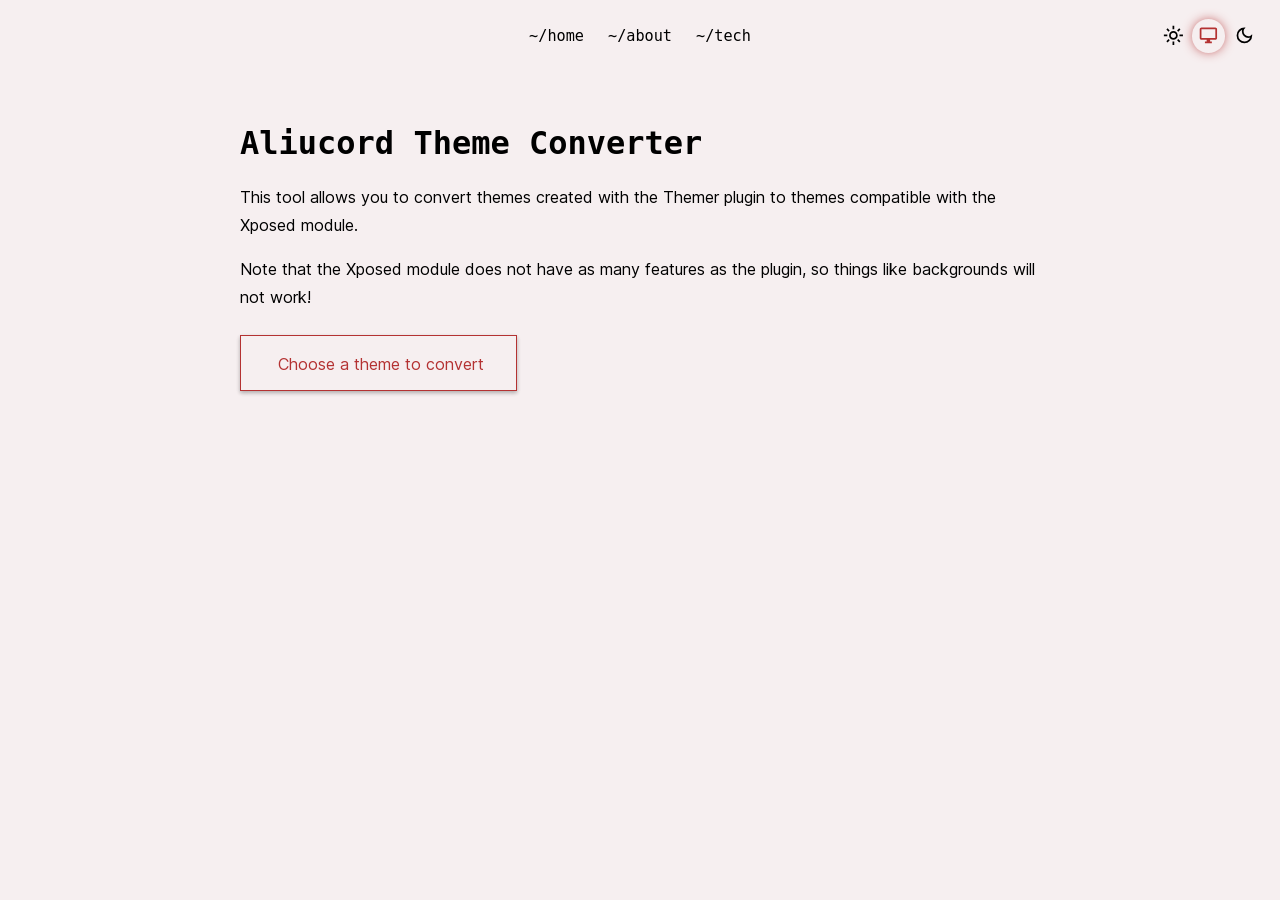
<file: convert/index.html>
<!doctype html><!-- this is just a random page to convert Aliucord themes -->
<html lang="en">
  <head>
    <meta charset="UTF-8" />
    <meta name="viewport" content="width=device-width, initial-scale=1.0" />
    <link rel="icon" href="https://cdn.discordapp.com/embed/avatars/0.png" />
    <title>Aliucord Theme Converter</title>
    <meta
      name="description"
      content="A tool that allows you to convert Aliucord Themer themes to Xposed Themer compatible themes"
    />
    <meta name="author" content="scarloser" />
    <meta name="theme-color" content="#dd7878" />
    <meta name="og:type" content="website" />
    <meta name="og:title" content="Aliucord Theme Converter" />
    <meta
      name="og:description"
      content="A tool that allows you to convert Aliucord Themer themes to Xposed Themer compatible themes"
    />
    <meta name="og:url" content="https://scarloser.org/convert/" />
    <meta name="og:image" content="https://cdn.discordapp.com/embed/avatars/0.png" />
    <meta name="darkreader-lock" />
    <link
      rel="preload"
      href="/fonts/Inter.var-subset.woff2"
      as="font"
      type="font/woff2"
      crossorigin
    />
    <link rel="stylesheet" href="/_astro/about.BMKeMebU.css" />
    <style>
      label[data-astro-cid-s4vypwdx] {
        display: inline-block;
        margin-top: 0.5em;
        padding: 1em 2em;
        cursor: pointer;
        background-color: var(--background-color);
        color: var(--accent);
        border: 1px solid var(--accent);
        transition:
          0.2s ease,
          0.2s ease;
        transition-property: background-color, color, box-shadow;
        box-shadow:
          0 2px 4px #0000001a,
          0 2px 4px #0003;
      }
      label[data-astro-cid-s4vypwdx]:hover,
      label[data-astro-cid-s4vypwdx]:focus,
      label[data-astro-cid-s4vypwdx]:focus-within {
        background-color: var(--accent);
        color: var(--surface);
        box-shadow:
          0 8px 15px #00000040,
          0 6px 6px #00000038;
      }
      input[data-astro-cid-s4vypwdx] {
        width: 0;
        height: 0;
      }
    </style>
    <link rel="stylesheet" href="/css/site.css" />
  </head>
  <body>
    <header>
      <nav data-astro-cid-ymhdp2rl>
        <div id="btns" data-astro-cid-ymhdp2rl>
          <ul data-astro-cid-ymhdp2rl>
            <li class="focus-ring-parent" data-astro-cid-ymhdp2rl>
              <a
                class="svelte-96nnl8 path-link"
                href="/"
                data-astro-cid-ymhdp2rl="true"
                title="Home"
                >~/home</a
              >
            </li>
            <li class="focus-ring-parent" data-astro-cid-ymhdp2rl>
              <a
                class="svelte-96nnl8 path-link"
                href="/about"
                data-astro-cid-ymhdp2rl="true"
                title="About"
                >~/about</a
              >
            </li>
            <li class="focus-ring-parent" data-astro-cid-ymhdp2rl>
              <a
                class="svelte-96nnl8 path-link"
                href="/tech"
                data-astro-cid-ymhdp2rl="true"
                title="Tech"
                >~/tech</a
              >
            </li>
          </ul>
          <div
            aria-label="Change Theme"
            id="theme-toggle"
            class="focus-ring-parent"
            data-astro-cid-d7s4mkqw
          >
            <label title="Light theme" data-astro-cid-d7s4mkqw>
              <svg
                xmlns="http://www.w3.org/2000/svg"
                viewBox="0 -960 960 960"
                fill="currentColor"
                class="theme-toggle-icon"
                data-astro-cid-d7s4mkqw="true"
              >
                <path
                  d="M480-360q50 0 85-35t35-85q0-50-35-85t-85-35q-50 0-85 35t-35 85q0 50 35 85t85 35Zm0 80q-83 0-141.5-58.5T280-480q0-83 58.5-141.5T480-680q83 0 141.5 58.5T680-480q0 83-58.5 141.5T480-280ZM200-440H40v-80h160v80Zm720 0H760v-80h160v80ZM440-760v-160h80v160h-80Zm0 720v-160h80v160h-80ZM256-650l-101-97 57-59 96 100-52 56Zm492 496-97-101 53-55 101 97-57 59Zm-98-550 97-101 59 57-100 96-56-52ZM154-212l101-97 55 53-97 101-59-57Zm326-268Z"
                ></path>
              </svg>
              <input
                type="radio"
                name="theme"
                value="light"
                id="theme-light"
                aria-label="Light theme"
                data-astro-cid-d7s4mkqw
              /> </label
            ><label title="Follow system theme" data-astro-cid-d7s4mkqw>
              <svg
                xmlns="http://www.w3.org/2000/svg"
                viewBox="0 -960 960 960"
                fill="currentColor"
                class="theme-toggle-icon"
                data-astro-cid-d7s4mkqw="true"
              >
                <path
                  d="M320-120v-80h80v-80H160q-33 0-56.5-23.5T80-360v-400q0-33 23.5-56.5T160-840h640q33 0 56.5 23.5T880-760v400q0 33-23.5 56.5T800-280H560v80h80v80H320ZM160-360h640v-400H160v400Zm0 0v-400 400Z"
                ></path>
              </svg>
              <input
                type="radio"
                name="theme"
                value="system"
                id="theme-system"
                checked
                aria-label="Follow system theme"
                data-astro-cid-d7s4mkqw
              /> </label
            ><label title="Dark theme" data-astro-cid-d7s4mkqw>
              <svg
                xmlns="http://www.w3.org/2000/svg"
                viewBox="0 -960 960 960"
                fill="currentColor"
                class="theme-toggle-icon"
                data-astro-cid-d7s4mkqw="true"
              >
                <path
                  d="M480-120q-150 0-255-105T120-480q0-150 105-255t255-105q14 0 27.5 1t26.5 3q-41 29-65.5 75.5T444-660q0 90 63 153t153 63q55 0 101-24.5t75-65.5q2 13 3 26.5t1 27.5q0 150-105 255T480-120Zm0-80q88 0 158-48.5T740-375q-20 5-40 8t-40 3q-123 0-209.5-86.5T364-660q0-20 3-40t8-40q-78 32-126.5 102T200-480q0 116 82 198t198 82Zm-10-270Z"
                ></path>
              </svg>
              <input
                type="radio"
                name="theme"
                value="dark"
                id="theme-dark"
                aria-label="Dark theme"
                data-astro-cid-d7s4mkqw
              />
            </label>
            <script src="/js/theme-toggle.js" defer></script>
          </div>
        </div>
      </nav>
    </header>
    <main>
      <div class="centered-body" data-astro-cid-nuwbo64z style="--maxWidth: 800px">
        <div class="content" data-astro-cid-nuwbo64z style="--maxWidth: 800px">
          <h1 data-astro-cid-s4vypwdx>Aliucord Theme Converter</h1>
          <p data-astro-cid-s4vypwdx>
            This tool allows you to convert themes created with the Themer plugin to themes
            compatible with the Xposed module.
          </p>
          <p data-astro-cid-s4vypwdx>
            Note that the Xposed module does not have as many features as the plugin, so things like
            backgrounds will not work!
          </p>
          <section data-astro-cid-s4vypwdx>
            <label for="file" data-astro-cid-s4vypwdx>
              <input
                type="file"
                id="file"
                name="file"
                accept="application/json"
                data-astro-cid-s4vypwdx
              />
              Choose a theme to convert</label
            >
          </section>
        </div>
      </div>
    </main>
    <script
      type="module"
      src="/_astro/Layout.astro_astro_type_script_index_0_lang.CedYVabU.js"
    ></script>
    <script src="/js/convert.js" type="module"></script>
  </body>
</html>
</file>
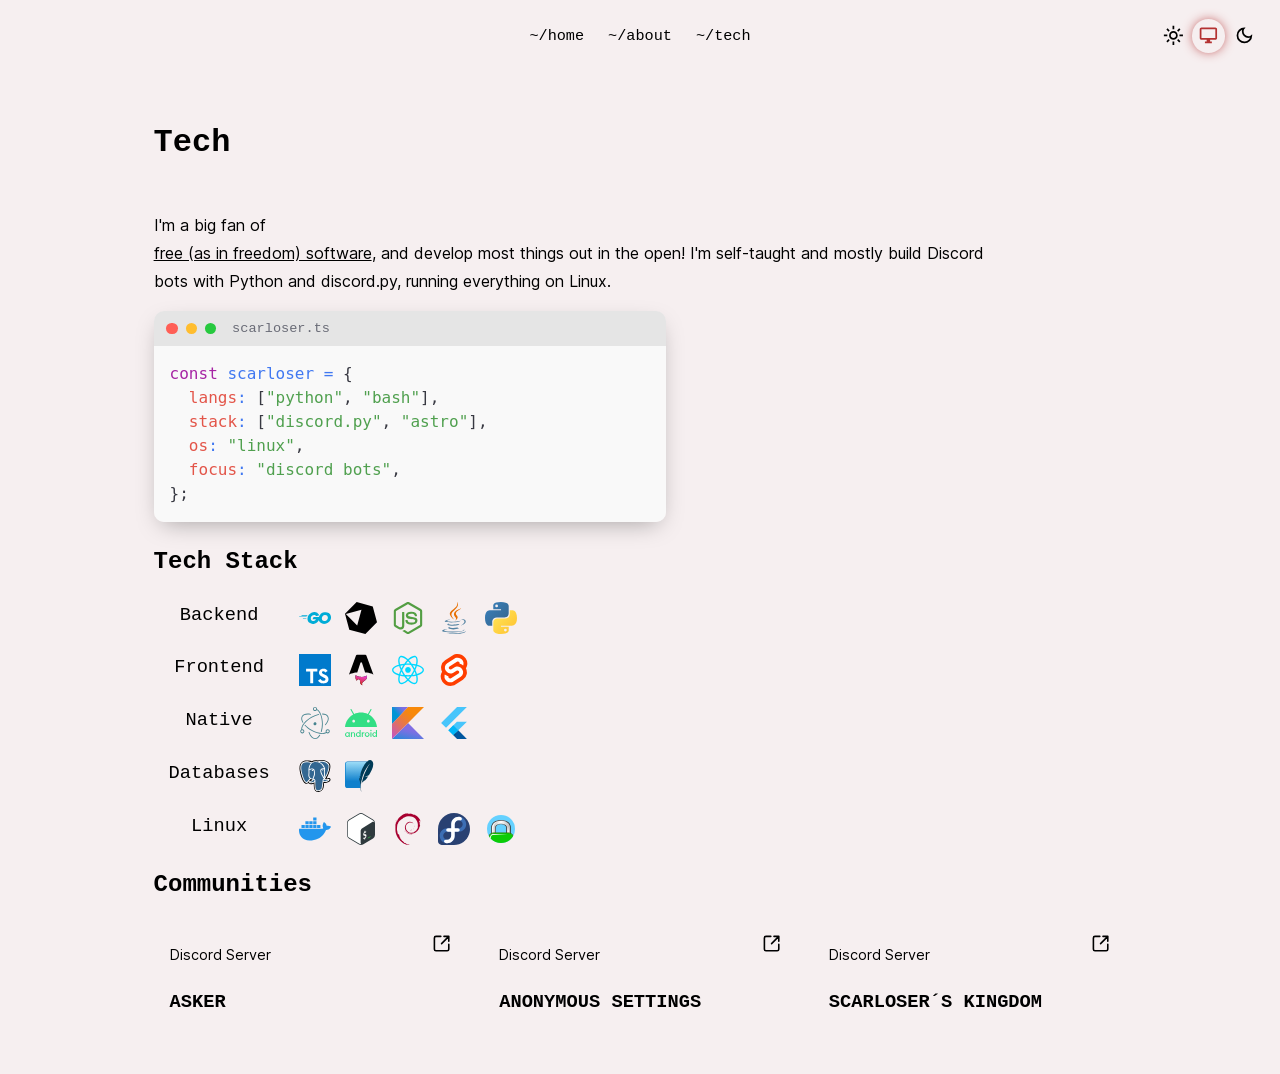
<file: tech/index.html>
<!doctype html>
<html lang="en">
  <head>
    <meta charset="UTF-8" />
    <meta name="viewport" content="width=device-width, initial-scale=1.0" />
    <link rel="icon" href="https://cdn.discordapp.com/embed/avatars/0.png" />
    <title>Tech</title>
    <meta name="description" content="Cool things I've made" />
    <meta name="author" content="scarloser" />
    <meta name="theme-color" content="#dd7878" />
    <meta name="og:type" content="website" />
    <meta name="og:title" content="Tech" />
    <meta name="og:description" content="Cool things I've made" />
    <meta name="og:url" content="https://scarloser.org/tech/" />
    <meta name="og:image" content="https://cdn.discordapp.com/embed/avatars/0.png" />
    <meta name="darkreader-lock" />
    <link
      rel="preload"
      href="/fonts/Inter.var-subset.woff2"
      as="font"
      type="font/woff2"
      crossorigin
    />
    <link rel="stylesheet" href="/_astro/about.BMKeMebU.css" />
    <style>
      .grid[data-astro-cid-rid4aoci] {
        display: grid;
        grid-template-columns: repeat(auto-fill, minmax(260px, 1fr));
        gap: 1em;
      }
      a[data-astro-cid-rid4aoci] {
        all: unset;
        cursor: pointer;
        position: relative;
        background: var(--surface2);
        border: 1px solid var(--color-semi-trans);
        padding: 1em;
        border-radius: 8px;
        display: grid;
        align-content: start;
        transition:
          0.2s box-shadow var(--box-shadow-transition),
          0.2s background;
      }
      a[data-astro-cid-rid4aoci]:is(:hover, :active) {
        box-shadow: 0 0 18px -4px var(--accent);
        border-color: var(--accent);
        background: var(--surface);
      }
      h3[data-astro-cid-rid4aoci] {
        margin: 0;
      }
      span[data-astro-cid-rid4aoci] {
        font-size: 0.9em;
      }
      .author[data-astro-cid-rid4aoci],
      .info[data-astro-cid-rid4aoci] {
        display: flex;
        align-items: center;
      }
      .author[data-astro-cid-rid4aoci] {
        margin-bottom: 1em;
        min-height: 2.6em;
      }
      .author[data-astro-cid-rid4aoci] img[data-astro-cid-rid4aoci] {
        width: 2.6em;
        height: 2.6em;
        border-radius: 50%;
        margin-right: 0.7em;
      }
      .info[data-astro-cid-rid4aoci] {
        margin-top: 0.8em;
        gap: 0.9em;
        line-height: 1.2em;
      }
      .online[data-astro-cid-rid4aoci]:before,
      .members[data-astro-cid-rid4aoci]:before {
        content: "";
        display: inline-block;
        width: 0.7em;
        height: 0.7em;
        margin-right: 0.35em;
        border-radius: 50%;
      }
      .online[data-astro-cid-rid4aoci]:before {
        background: #23a55a;
      }
      .members[data-astro-cid-rid4aoci]:before {
        background: var(--color-semi-trans);
      }
      .open-external[data-astro-cid-rid4aoci] {
        all: unset;
        cursor: pointer;
        color: var(--color-semi-trans);
        position: absolute;
        top: 1em;
        right: 0.5em;
      }
      .open-external[data-astro-cid-rid4aoci] svg {
        width: 1.2em;
        height: 1.2em;
      }
      section[data-astro-cid-lfow52u2] {
        display: flex;
        flex-direction: row;
        align-items: center;
        gap: 0.5em;
        margin-bottom: 0.5em;
      }
      h3[data-astro-cid-lfow52u2] {
        display: inline-block;
        margin: 0 0 auto;
        font-weight: 400;
        min-width: 6em;
        text-align: center;
        background: var(--surface2);
        padding: 0.5em;
        border-radius: 9999px;
      }
      .items[data-astro-cid-lfow52u2] {
        padding: 0.2em;
        display: flex;
        gap: 0.5em;
        flex-wrap: wrap;
      }
      a[data-astro-cid-lfow52u2] {
        display: inline-block;
        text-decoration: none;
        height: 2em;
        width: 2em;
        padding: 0.2em;
      }
      img[data-astro-cid-lfow52u2] {
        height: 2em;
        width: 2em;
        object-fit: fill;
      }
      @media (max-width: 600px) {
        a[data-astro-cid-lfow52u2] {
          padding: 0.1em;
        }
      }
      @media (max-width: 400px) {
        section[data-astro-cid-lfow52u2] {
          flex-direction: column;
          align-items: flex-start;
        }
      }
      .pre[data-astro-cid-rkbztatm] {
        white-space: pre-line;
      }
      svg[data-astro-cid-uwsf2fbm] {
        width: 24px;
        height: 24px;
        margin-right: 0.5em;
        shape-rendering: auto;
      }
    </style>
    <link rel="stylesheet" href="/css/site.css" />
  </head>
  <body>
    <header>
      <nav data-astro-cid-ymhdp2rl>
        <div id="btns" data-astro-cid-ymhdp2rl>
          <ul data-astro-cid-ymhdp2rl>
            <li class="focus-ring-parent" data-astro-cid-ymhdp2rl>
              <a
                class="svelte-96nnl8 path-link"
                href="/"
                data-astro-cid-ymhdp2rl="true"
                title="Home"
                >~/home</a
              >
            </li>
            <li class="focus-ring-parent" data-astro-cid-ymhdp2rl>
              <a
                class="svelte-96nnl8 path-link"
                href="/about"
                data-astro-cid-ymhdp2rl="true"
                title="About"
                >~/about</a
              >
            </li>
            <li class="focus-ring-parent" data-astro-cid-ymhdp2rl>
              <a
                class="svelte-96nnl8 path-link"
                href="/tech"
                data-astro-cid-ymhdp2rl="true"
                title="Tech"
                >~/tech</a
              >
            </li>
          </ul>
          <div
            aria-label="Change Theme"
            id="theme-toggle"
            class="focus-ring-parent"
            data-astro-cid-d7s4mkqw
          >
            <label title="Light theme" data-astro-cid-d7s4mkqw>
              <svg
                xmlns="http://www.w3.org/2000/svg"
                viewBox="0 -960 960 960"
                fill="currentColor"
                class="theme-toggle-icon"
                data-astro-cid-d7s4mkqw="true"
              >
                <path
                  d="M480-360q50 0 85-35t35-85q0-50-35-85t-85-35q-50 0-85 35t-35 85q0 50 35 85t85 35Zm0 80q-83 0-141.5-58.5T280-480q0-83 58.5-141.5T480-680q83 0 141.5 58.5T680-480q0 83-58.5 141.5T480-280ZM200-440H40v-80h160v80Zm720 0H760v-80h160v80ZM440-760v-160h80v160h-80Zm0 720v-160h80v160h-80ZM256-650l-101-97 57-59 96 100-52 56Zm492 496-97-101 53-55 101 97-57 59Zm-98-550 97-101 59 57-100 96-56-52ZM154-212l101-97 55 53-97 101-59-57Zm326-268Z"
                ></path>
              </svg>
              <input
                type="radio"
                name="theme"
                value="light"
                id="theme-light"
                aria-label="Light theme"
                data-astro-cid-d7s4mkqw
              /> </label
            ><label title="Follow system theme" data-astro-cid-d7s4mkqw>
              <svg
                xmlns="http://www.w3.org/2000/svg"
                viewBox="0 -960 960 960"
                fill="currentColor"
                class="theme-toggle-icon"
                data-astro-cid-d7s4mkqw="true"
              >
                <path
                  d="M320-120v-80h80v-80H160q-33 0-56.5-23.5T80-360v-400q0-33 23.5-56.5T160-840h640q33 0 56.5 23.5T880-760v400q0 33-23.5 56.5T800-280H560v80h80v80H320ZM160-360h640v-400H160v400Zm0 0v-400 400Z"
                ></path>
              </svg>
              <input
                type="radio"
                name="theme"
                value="system"
                id="theme-system"
                checked
                aria-label="Follow system theme"
                data-astro-cid-d7s4mkqw
              /> </label
            ><label title="Dark theme" data-astro-cid-d7s4mkqw>
              <svg
                xmlns="http://www.w3.org/2000/svg"
                viewBox="0 -960 960 960"
                fill="currentColor"
                class="theme-toggle-icon"
                data-astro-cid-d7s4mkqw="true"
              >
                <path
                  d="M480-120q-150 0-255-105T120-480q0-150 105-255t255-105q14 0 27.5 1t26.5 3q-41 29-65.5 75.5T444-660q0 90 63 153t153 63q55 0 101-24.5t75-65.5q2 13 3 26.5t1 27.5q0 150-105 255T480-120Zm0-80q88 0 158-48.5T740-375q-20 5-40 8t-40 3q-123 0-209.5-86.5T364-660q0-20 3-40t8-40q-78 32-126.5 102T200-480q0 116 82 198t198 82Zm-10-270Z"
                ></path>
              </svg>
              <input
                type="radio"
                name="theme"
                value="dark"
                id="theme-dark"
                aria-label="Dark theme"
                data-astro-cid-d7s4mkqw
              />
            </label>
            <script src="/js/theme-toggle.js" defer></script>
          </div>
        </div>
      </nav>
    </header>
    <main>
      <div class="centered-body" data-astro-cid-nuwbo64z style="--maxWidth: 80%">
        <div class="content" data-astro-cid-nuwbo64z style="--maxWidth: 80%">
          <h1 data-astro-cid-rkbztatm>Tech</h1>
          <p class="pre" data-astro-cid-rkbztatm>
            I'm a big fan of
            <a
              class="svelte-96nnl8"
              href="https://www.gnu.org/philosophy/free-sw.html"
              data-astro-cid-rkbztatm="true"
              >free (as in freedom) software</a
            >, and develop most things out in the open! I'm self-taught and mostly build Discord
            bots with Python and discord.py, running everything on Linux.
          </p>
          <div class="code-window">
            <div class="code-bar">
              <span class="terminal-dot red"></span><span class="terminal-dot yellow"></span
              ><span class="terminal-dot green"></span><span class="code-title">scarloser.ts</span>
            </div>
            <pre
              class="language-js"
            ><code class="language-js"><span class="token keyword">const</span> <span class="token variable">scarloser</span> <span class="token operator">=</span> <span class="token punctuation">{</span>
  <span class="token property">langs</span><span class="token operator">:</span> <span class="token punctuation">[</span><span class="token string">"python"</span><span class="token punctuation">,</span> <span class="token string">"bash"</span><span class="token punctuation">]</span><span class="token punctuation">,</span>
  <span class="token property">stack</span><span class="token operator">:</span> <span class="token punctuation">[</span><span class="token string">"discord.py"</span><span class="token punctuation">,</span> <span class="token string">"astro"</span><span class="token punctuation">]</span><span class="token punctuation">,</span>
  <span class="token property">os</span><span class="token operator">:</span> <span class="token string">"linux"</span><span class="token punctuation">,</span>
  <span class="token property">focus</span><span class="token operator">:</span> <span class="token string">"discord bots"</span><span class="token punctuation">,</span>
<span class="token punctuation">}</span><span class="token punctuation">;</span></code></pre>
          </div>
          <h2 id="tech-stack" data-astro-cid-rkbztatm>Tech Stack</h2>
          <div data-astro-cid-lfow52u2>
            <section data-astro-cid-lfow52u2>
              <h3 data-astro-cid-lfow52u2>Backend</h3>
              <div class="items" data-astro-cid-lfow52u2>
                <a href="https://go.dev" class="focus-ring" data-astro-cid-lfow52u2>
                  <img src="/assets/stack/go.svg" title="Go" data-astro-cid-lfow52u2 /> </a
                ><a href="https://crystal-lang.org/" class="focus-ring" data-astro-cid-lfow52u2>
                  <img
                    src="/assets/stack/crystal.svg"
                    title="Crystal"
                    data-astro-cid-lfow52u2
                  /> </a
                ><a href="https://nodejs.dev" class="focus-ring" data-astro-cid-lfow52u2>
                  <img
                    src="/assets/stack/node.js.svg"
                    title="Node.js"
                    data-astro-cid-lfow52u2
                  /> </a
                ><a href="https://www.java.com" class="focus-ring" data-astro-cid-lfow52u2>
                  <img src="/assets/stack/java.svg" title="Java" data-astro-cid-lfow52u2 /> </a
                ><a href="https://www.python.org" class="focus-ring" data-astro-cid-lfow52u2>
                  <img src="/assets/stack/python.svg" title="Python" data-astro-cid-lfow52u2 />
                </a>
              </div>
            </section>
            <section data-astro-cid-lfow52u2>
              <h3 data-astro-cid-lfow52u2>Frontend</h3>
              <div class="items" data-astro-cid-lfow52u2>
                <a href="https://www.typescriptlang.org" class="focus-ring" data-astro-cid-lfow52u2>
                  <img
                    src="/assets/stack/typescript.svg"
                    title="TypeScript"
                    data-astro-cid-lfow52u2
                  /> </a
                ><a href="https://astro.build" class="focus-ring" data-astro-cid-lfow52u2>
                  <img src="/assets/stack/astro.svg" title="Astro" data-astro-cid-lfow52u2 /> </a
                ><a href="https://react.dev" class="focus-ring" data-astro-cid-lfow52u2>
                  <img src="/assets/stack/react.svg" title="React" data-astro-cid-lfow52u2 /> </a
                ><a href="https://svelte.dev" class="focus-ring" data-astro-cid-lfow52u2>
                  <img src="/assets/stack/svelte.svg" title="Svelte" data-astro-cid-lfow52u2 />
                </a>
              </div>
            </section>
            <section data-astro-cid-lfow52u2>
              <h3 data-astro-cid-lfow52u2>Native</h3>
              <div class="items" data-astro-cid-lfow52u2>
                <a href="https://www.electronjs.org" class="focus-ring" data-astro-cid-lfow52u2>
                  <img
                    src="/assets/stack/electron.svg"
                    title="Electron"
                    data-astro-cid-lfow52u2
                  /> </a
                ><a href="https://www.android.com" class="focus-ring" data-astro-cid-lfow52u2>
                  <img
                    src="/assets/stack/android.svg"
                    title="Android"
                    data-astro-cid-lfow52u2
                  /> </a
                ><a href="https://kotlinlang.org" class="focus-ring" data-astro-cid-lfow52u2>
                  <img src="/assets/stack/kotlin.svg" title="Kotlin" data-astro-cid-lfow52u2 /> </a
                ><a href="https://flutter.dev" class="focus-ring" data-astro-cid-lfow52u2>
                  <img src="/assets/stack/flutter.svg" title="Flutter" data-astro-cid-lfow52u2 />
                </a>
              </div>
            </section>
            <section data-astro-cid-lfow52u2>
              <h3 data-astro-cid-lfow52u2>Databases</h3>
              <div class="items" data-astro-cid-lfow52u2>
                <a href="https://www.postgresql.org" class="focus-ring" data-astro-cid-lfow52u2>
                  <img
                    src="/assets/stack/postgresql.svg"
                    title="PostgreSQL"
                    data-astro-cid-lfow52u2
                  /> </a
                ><a href="https://www.sqlite.org" class="focus-ring" data-astro-cid-lfow52u2>
                  <img src="/assets/stack/sqlite.svg" title="SQLite" data-astro-cid-lfow52u2 />
                </a>
              </div>
            </section>
            <section data-astro-cid-lfow52u2>
              <h3 data-astro-cid-lfow52u2>Linux</h3>
              <div class="items" data-astro-cid-lfow52u2>
                <a href="https://www.docker.com" class="focus-ring" data-astro-cid-lfow52u2>
                  <img src="/assets/stack/docker.svg" title="Docker" data-astro-cid-lfow52u2 /> </a
                ><a
                  href="https://www.gnu.org/software/bash"
                  class="focus-ring"
                  data-astro-cid-lfow52u2
                >
                  <img src="/assets/stack/bash.svg" title="Bash" data-astro-cid-lfow52u2 /> </a
                ><a href="https://www.debian.org" class="focus-ring" data-astro-cid-lfow52u2>
                  <img src="/assets/stack/debian.svg" title="Debian" data-astro-cid-lfow52u2 /> </a
                ><a href="https://fedoraproject.org" class="focus-ring" data-astro-cid-lfow52u2>
                  <img src="/assets/stack/fedora.svg" title="Fedora" data-astro-cid-lfow52u2 /> </a
                ><a href="https://caddyserver.com" class="focus-ring" data-astro-cid-lfow52u2>
                  <img src="/assets/stack/caddy.svg" title="Caddy" data-astro-cid-lfow52u2 />
                </a>
              </div>
            </section>
          </div>
          <h2 id="communities" data-astro-cid-rkbztatm>Communities</h2>
          <div class="grid" data-astro-cid-rid4aoci>
            <a
              href="https://discord.gg/asker8"
              class="focus-ring"
              rel="noopener"
              data-invite="asker8"
              data-id="1361264802193739930"
              data-astro-cid-rid4aoci
            >
              <span class="open-external" data-astro-cid-rid4aoci>
                <svg
                  role="img"
                  aria-hidden="true"
                  viewBox="0 0 24 24"
                  stroke-width="2"
                  fill="none"
                  class="astro-uwsf2fbm"
                  data-astro-cid-uwsf2fbm
                >
                  <title>Open Externally</title>
                  <path
                    d="M21 3h-6m6 0l-9 9m9-9v6"
                    stroke-width="2"
                    stroke="currentColor"
                    stroke-linecap="round"
                    stroke-linejoin="round"
                  ></path>
                  <path
                    d="M21 13v6a2 2 0 01-2 2H5a2 2 0 01-2-2V5a2 2 0 012-2h6"
                    stroke="currentColor"
                    stroke-width="2"
                    stroke-linecap="round"
                  ></path>
                </svg>
              </span>
              <div class="author" data-astro-cid-rid4aoci>
                <img alt="" hidden data-astro-cid-rid4aoci />
                <span data-astro-cid-rid4aoci>Discord Server</span>
              </div>
              <h3 data-astro-cid-rid4aoci>ASKER</h3>
              <div class="info" data-astro-cid-rid4aoci>
                <span class="online" hidden data-astro-cid-rid4aoci></span>
                <span class="members" hidden data-astro-cid-rid4aoci></span>
              </div> </a
            ><a
              href="https://discord.gg/GTnZnEHZ2A"
              class="focus-ring"
              rel="noopener"
              data-invite="GTnZnEHZ2A"
              data-id="1545883484235497584"
              data-astro-cid-rid4aoci
            >
              <span class="open-external" data-astro-cid-rid4aoci>
                <svg
                  role="img"
                  aria-hidden="true"
                  viewBox="0 0 24 24"
                  stroke-width="2"
                  fill="none"
                  class="astro-uwsf2fbm"
                  data-astro-cid-uwsf2fbm
                >
                  <title>Open Externally</title>
                  <path
                    d="M21 3h-6m6 0l-9 9m9-9v6"
                    stroke-width="2"
                    stroke="currentColor"
                    stroke-linecap="round"
                    stroke-linejoin="round"
                  ></path>
                  <path
                    d="M21 13v6a2 2 0 01-2 2H5a2 2 0 01-2-2V5a2 2 0 012-2h6"
                    stroke="currentColor"
                    stroke-width="2"
                    stroke-linecap="round"
                  ></path>
                </svg>
              </span>
              <div class="author" data-astro-cid-rid4aoci>
                <img alt="" hidden data-astro-cid-rid4aoci />
                <span data-astro-cid-rid4aoci>Discord Server</span>
              </div>
              <h3 data-astro-cid-rid4aoci>ANONYMOUS SETTINGS</h3>
              <div class="info" data-astro-cid-rid4aoci>
                <span class="online" hidden data-astro-cid-rid4aoci></span>
                <span class="members" hidden data-astro-cid-rid4aoci></span>
              </div> </a
            ><a
              href="https://discord.gg/dKgfujjXkx"
              class="focus-ring"
              rel="noopener"
              data-invite="dKgfujjXkx"
              data-id="1551372258671591494"
              data-astro-cid-rid4aoci
            >
              <span class="open-external" data-astro-cid-rid4aoci>
                <svg
                  role="img"
                  aria-hidden="true"
                  viewBox="0 0 24 24"
                  stroke-width="2"
                  fill="none"
                  class="astro-uwsf2fbm"
                  data-astro-cid-uwsf2fbm
                >
                  <title>Open Externally</title>
                  <path
                    d="M21 3h-6m6 0l-9 9m9-9v6"
                    stroke-width="2"
                    stroke="currentColor"
                    stroke-linecap="round"
                    stroke-linejoin="round"
                  ></path>
                  <path
                    d="M21 13v6a2 2 0 01-2 2H5a2 2 0 01-2-2V5a2 2 0 012-2h6"
                    stroke="currentColor"
                    stroke-width="2"
                    stroke-linecap="round"
                  ></path>
                </svg>
              </span>
              <div class="author" data-astro-cid-rid4aoci>
                <img alt="" hidden data-astro-cid-rid4aoci />
                <span data-astro-cid-rid4aoci>Discord Server</span>
              </div>
              <h3 data-astro-cid-rid4aoci>SCARLOSER´S KINGDOM</h3>
              <div class="info" data-astro-cid-rid4aoci>
                <span class="online" hidden data-astro-cid-rid4aoci></span>
                <span class="members" hidden data-astro-cid-rid4aoci></span>
              </div>
            </a>
          </div>
          <script src="/js/discord-invites.js" type="module"></script>
        </div>
      </div>
    </main>
    <script
      type="module"
      src="/_astro/Layout.astro_astro_type_script_index_0_lang.CedYVabU.js"
    ></script>
  </body>
</html>
</file>
<file: _astro/about.BMKeMebU.css>
.centered-body[data-astro-cid-nuwbo64z] {
  margin: 2em min(2em, 5%);
  display: flex;
  justify-content: center;
}
.content[data-astro-cid-nuwbo64z] {
  width: 100%;
  max-width: var(--maxWidth);
  @media (max-width: 900px) {
    max-width: 100%;
  }
} /*! normalize.css v8.0.1 | MIT License | github.com/necolas/normalize.css */
html {
  line-height: 1.15;
  -webkit-text-size-adjust: 100%;
}
body {
  margin: 0;
}
main {
  display: block;
}
h1 {
  font-size: 2em;
  margin: 0.67em 0;
}
hr {
  box-sizing: content-box;
  height: 0;
  overflow: visible;
}
pre {
  font-family: monospace, monospace;
  font-size: 1em;
}
a {
  background-color: transparent;
}
abbr[title] {
  border-bottom: none;
  text-decoration: underline;
  text-decoration: underline dotted;
}
b,
strong {
  font-weight: bolder;
}
code,
kbd,
samp {
  font-family: monospace, monospace;
  font-size: 1em;
}
small {
  font-size: 80%;
}
sub,
sup {
  font-size: 75%;
  line-height: 0;
  position: relative;
  vertical-align: baseline;
}
sub {
  bottom: -0.25em;
}
sup {
  top: -0.5em;
}
img {
  border-style: none;
}
button,
input,
optgroup,
select,
textarea {
  font-family: inherit;
  font-size: 100%;
  line-height: 1.15;
  margin: 0;
}
button,
input {
  overflow: visible;
}
button,
select {
  text-transform: none;
}
button,
[type="button"],
[type="reset"],
[type="submit"] {
  -webkit-appearance: button;
}
button::-moz-focus-inner,
[type="button"]::-moz-focus-inner,
[type="reset"]::-moz-focus-inner,
[type="submit"]::-moz-focus-inner {
  border-style: none;
  padding: 0;
}
button:-moz-focusring,
[type="button"]:-moz-focusring,
[type="reset"]:-moz-focusring,
[type="submit"]:-moz-focusring {
  outline: 1px dotted ButtonText;
}
fieldset {
  padding: 0.35em 0.75em 0.625em;
}
legend {
  box-sizing: border-box;
  color: inherit;
  display: table;
  max-width: 100%;
  padding: 0;
  white-space: normal;
}
progress {
  vertical-align: baseline;
}
textarea {
  overflow: auto;
}
[type="checkbox"],
[type="radio"] {
  box-sizing: border-box;
  padding: 0;
}
[type="number"]::-webkit-inner-spin-button,
[type="number"]::-webkit-outer-spin-button {
  height: auto;
}
[type="search"] {
  -webkit-appearance: textfield;
  outline-offset: -2px;
}
[type="search"]::-webkit-search-decoration {
  -webkit-appearance: none;
}
::-webkit-file-upload-button {
  -webkit-appearance: button;
  font: inherit;
}
details {
  display: block;
}
summary {
  display: list-item;
}
template {
  display: none;
}
[hidden] {
  display: none;
}
@view-transition {
  navigation: auto;
}
@font-face {
  font-family: Inter;
  src: url(/fonts/Inter.var-subset.woff2) format("woff2");
  font-weight: 100 900;
  font-display: swap;
  font-style: normal;
  font-named-instance: "Regular";
}
html,
body {
  min-height: 100vh;
  min-height: -webkit-fill-available;
  min-height: 100dvh;
}
body {
  width: 100%;
  display: grid;
  grid-template-columns: 100%;
  grid-template-rows: min-content 1fr min-content;
}
html {
  font-family: Inter, system-ui, sans-serif;
}
p {
  line-height: 1.75em;
  margin: 1rem 0;
}
img {
  max-width: 100%;
  height: auto;
}
.non-bold {
  font-weight: 400;
}
.disable-transitions * {
  transition: none !important;
}
::selection {
  background-color: var(--color);
  color: var(--background-color);
}
.dark ::selection {
  background-color: var(--accent);
  color: var(--background-color);
}
img::selection {
  background-color: var(--color-semi-trans);
}
.dark img::selection {
  background-color: var(--accent-semi-trans);
}
pre,
code {
  ::selection {
    background-color: var(--color) !important;
  }
  .dark ::selection {
    background-color: var(--accent) !important;
  }
}
.focus-ring:focus-visible {
  box-shadow: 0 0 0 4px #00b0f4;
  outline: none;
}
.focus-ring-parent:has(:focus-visible) {
  box-shadow: 0 0 0 4px #00b0f4;
  outline: none;
  :focus-visible {
    outline: none;
  }
}
h1,
h2,
h3,
nav {
  font-family:
    ui-monospace,
    JetBrains Mono,
    Fira Code,
    SF Mono,
    Consolas,
    Menlo,
    monospace;
}
h1 {
  text-shadow: 0 0 24px var(--accent-semi-trans);
}
@keyframes fade-up {
  0% {
    opacity: 0;
    transform: translateY(8px);
  }
  to {
    opacity: 1;
    transform: none;
  }
}
main {
  animation: fade-up 0.5s ease-out both;
}
@media (prefers-reduced-motion: reduce) {
  main {
    animation: none;
  }
}
body {
  background-color: var(--background-color);
  color: var(--color);
  --box-shadow: 0 2px 4px rgba(0, 0, 0, 0.1), 0 2px 4px rgba(0, 0, 0, 0.2);
  --box-shadow-stronger: 0 8px 15px rgba(0, 0, 0, 0.25), 0 6px 6px rgba(0, 0, 0, 0.22);
  --box-shadow-transition: cubic-bezier(0.25, 0.8, 0.25, 1);
  color-scheme: light dark;
  --background-color: light-dark(#f6eff0, #170f13);
  --surface: hsl(from var(--background-color) h s calc(l - 2));
  --surface2: hsl(from var(--background-color) h s calc(l - 3));
  --color: light-dark(black, #e5e5e5);
  --color-semi-trans: hsl(from var(--color) h s l / 0.4);
  --warning: light-dark(#df8e1d, #e5c890);
  --accent: light-dark(rgb(180, 50, 50), #eebebe);
  --accent-semi-trans: hsl(from var(--accent) h s l / 0.4);
}
body:has(#theme-light:checked) {
  color-scheme: light;
}
body:has(#theme-dark:checked) {
  color-scheme: dark;
}
body {
  background-image: radial-gradient(
    ellipse 60% 40% at 50% 0%,
    var(--accent-semi-trans),
    transparent 70%
  );
  background-repeat: no-repeat;
  background-attachment: fixed;
}
:root {
  --prism-bg: light-dark(#f9f9f9, #272b33);
  --prism-fg: light-dark(#383942, #aab1bf);
  --prism-selection-bg: light-dark(#e5e5e5, #3e4450);
  --prism-toolbar-bg: light-dark(#e5e5e5, #393f4a);
  --prism-toolbar-fg: light-dark(#696b76, #818896);
  --prism-toolbar-bg-hover: light-dark(#c6c6c7, #3e4450);
  --prism-toolbar-fg-hover: light-dark(#383942, #aab1bf);
  --prism-highlight-bg: light-dark(hsla(230, 8%, 24%, 0.05), hsla(220, 100%, 80%, 0.04));
  --prism-highlight-label-bg: light-dark(#e5e5e5, #393f4a);
  --prism-highlight-label-fg: light-dark(#383942, #aab1bf);
  --prism-border-color: light-dark(#f2f2f2, #252830);
  --prism-previewer-bg: light-dark(#fff, #30353f);
  --prism-previewer-stroke: light-dark(#383942, #aab1bf);
  --prism-line-numbers-border: light-dark(hsla(230, 8%, 24%, 0.2), hsla(220, 14%, 71%, 0.15));
  --prism-line-numbers-fg: light-dark(#9d9d9f, #626d82);
  --prism-token-comment: light-dark(#9fa0a6, #5b6270);
  --prism-token-punctuation: light-dark(#383942, #aab1bf);
  --prism-token-atrule: light-dark(#b66a00, #d19965);
  --prism-token-keyword: light-dark(#a625a4, #c578dd);
  --prism-token-tag: light-dark(#e35549, #df6b75);
  --prism-token-string: light-dark(#50a04f, #97c279);
  --prism-token-function: light-dark(#4078f1, #61afef);
  --prism-token-url: light-dark(#0083bb, #56b5c2);
  --prism-token-selector: light-dark(#e35549, #df6b75);
  --prism-token-important: light-dark(#a625a4, #c578dd);
  --prism-token-template-punct: light-dark(#c91142, #be5046);
  --prism-token-null: light-dark(#b66a00, #d19965);
  --prism-token-blockquote: light-dark(#9fa0a6, #5b6270);
  --prism-token-bold: light-dark(#b66a00, #d19965);
  --prism-token-italic: light-dark(#a625a4, #c578dd);
  --prism-token-strike: light-dark(#e35549, #df6b75);
  --prism-token-brace-1: light-dark(#e35549, #df6b75);
  --prism-token-brace-2: light-dark(#50a04f, #97c279);
  --prism-token-brace-3: light-dark(#4078f1, #61afef);
  --prism-token-brace-4: light-dark(#a625a4, #c578dd);
  --prism-token-deleted-bg: hsla(353, 100%, 66%, 0.15);
  --prism-token-deleted-bg-sel: hsla(353, 95%, 66%, 0.25);
  --prism-token-inserted-bg: hsla(137, 100%, 55%, 0.15);
  --prism-token-inserted-bg-sel: hsla(135, 73%, 55%, 0.25);
}
code[class*="language-"],
pre[class*="language-"] {
  background: var(--prism-bg);
  color: var(--prism-fg);
  text-shadow: light-dark(none, 0 1px rgba(0, 0, 0, 0.3));
  font-family:
    Fira Code,
    Fira Mono,
    Menlo,
    Consolas,
    DejaVu Sans Mono,
    monospace;
  direction: ltr;
  text-align: left;
  white-space: pre;
  word-spacing: normal;
  word-break: normal;
  line-height: 1.5;
  -moz-tab-size: 2;
  -o-tab-size: 2;
  tab-size: 2;
  -webkit-hyphens: none;
  -moz-hyphens: none;
  -ms-hyphens: none;
  hyphens: none;
}
code[class*="language-"] ::-moz-selection,
code[class*="language-"]::-moz-selection,
pre[class*="language-"] ::-moz-selection {
  background: var(--prism-selection-bg);
  color: inherit;
  text-shadow: none;
}
code[class*="language-"] ::selection,
code[class*="language-"]::selection,
pre[class*="language-"] ::selection {
  background: var(--prism-selection-bg);
  color: inherit;
  text-shadow: none;
}
pre[class*="language-"] {
  padding: 1em;
  margin: 0.5em 0;
  overflow: auto;
  border-radius: 0.3em;
}
:not(pre) > code[class*="language-"] {
  padding: 0.2em 0.3em;
  border-radius: 0.3em;
  white-space: normal;
}
@media print {
  code[class*="language-"],
  pre[class*="language-"] {
    text-shadow: none;
  }
}
.token.cdata,
.token.comment,
.token.prolog {
  color: var(--prism-token-comment);
}
.token.doctype,
.token.entity,
.token.punctuation {
  color: var(--prism-token-punctuation);
}
.token.atrule,
.token.attr-name,
.token.boolean,
.token.class-name,
.token.constant,
.token.number {
  color: var(--prism-token-atrule);
}
.token.keyword {
  color: var(--prism-token-keyword);
}
.token.deleted,
.token.important,
.token.property,
.token.symbol,
.token.tag {
  color: var(--prism-token-tag);
}
.token.attr-value,
.token.attr-value > .token.punctuation,
.token.builtin,
.token.char,
.token.inserted,
.token.regex,
.token.selector,
.token.string {
  color: var(--prism-token-string);
}
.token.function,
.token.operator,
.token.variable {
  color: var(--prism-token-function);
}
.token.url {
  color: var(--prism-token-url);
}
.token.attr-value > .token.punctuation.attr-equals,
.token.special-attr > .token.attr-value > .token.value.css {
  color: var(--prism-token-punctuation);
}
.language-css .token.selector {
  color: var(--prism-token-selector);
}
.language-css .token.property {
  color: var(--prism-token-punctuation);
}
.language-css .token.function,
.language-css .token.url > .token.function {
  color: var(--prism-token-url);
}
.language-css .token.url > .token.string.url {
  color: var(--prism-token-string);
}
.language-css .token.atrule .token.rule,
.language-css .token.important {
  color: var(--prism-token-important);
}
.language-javascript .token.operator {
  color: var(--prism-token-keyword);
}
.language-javascript
  .token.template-string
  > .token.interpolation
  > .token.interpolation-punctuation.punctuation {
  color: var(--prism-token-template-punct);
}
.language-json .token.operator {
  color: var(--prism-token-punctuation);
}
.language-json .token.null.keyword {
  color: var(--prism-token-null);
}
.language-markdown .token.url,
.language-markdown .token.url-reference.url > .token.string,
.language-markdown .token.url > .token.operator {
  color: var(--prism-token-punctuation);
}
.language-markdown .token.url > .token.content {
  color: var(--prism-token-function);
}
.language-markdown .token.url-reference.url,
.language-markdown .token.url > .token.url {
  color: var(--prism-token-url);
}
.language-markdown .token.blockquote.punctuation,
.language-markdown .token.hr.punctuation {
  color: var(--prism-token-blockquote);
  font-style: italic;
}
.language-markdown .token.code-snippet {
  color: var(--prism-token-string);
}
.language-markdown .token.bold .token.content {
  color: var(--prism-token-bold);
}
.language-markdown .token.italic .token.content {
  color: var(--prism-token-italic);
}
.language-markdown .token.list.punctuation,
.language-markdown .token.strike .token.content,
.language-markdown .token.strike .token.punctuation,
.language-markdown .token.title.important > .token.punctuation {
  color: var(--prism-token-strike);
}
.token.bold {
  font-weight: 700;
}
.token.comment,
.token.italic {
  font-style: italic;
}
.token.entity {
  cursor: help;
}
.token.namespace {
  opacity: 0.8;
}
.token.token.cr:before,
.token.token.lf:before,
.token.token.space:before,
.token.token.tab:not(:empty):before {
  color: light-dark(hsla(230, 8%, 24%, 0.2), hsla(220, 14%, 71%, 0.15));
  text-shadow: none;
}
div.code-toolbar > .toolbar.toolbar > .toolbar-item {
  margin-right: 0.4em;
}
div.code-toolbar > .toolbar.toolbar > .toolbar-item > a,
div.code-toolbar > .toolbar.toolbar > .toolbar-item > button,
div.code-toolbar > .toolbar.toolbar > .toolbar-item > span {
  background: var(--prism-toolbar-bg);
  color: var(--prism-toolbar-fg);
  padding: 0.1em 0.4em;
  border-radius: 0.3em;
}
div.code-toolbar > .toolbar.toolbar > .toolbar-item > a:focus,
div.code-toolbar > .toolbar.toolbar > .toolbar-item > a:hover,
div.code-toolbar > .toolbar.toolbar > .toolbar-item > button:focus,
div.code-toolbar > .toolbar.toolbar > .toolbar-item > button:hover,
div.code-toolbar > .toolbar.toolbar > .toolbar-item > span:focus,
div.code-toolbar > .toolbar.toolbar > .toolbar-item > span:hover {
  background: var(--prism-toolbar-bg-hover);
  color: var(--prism-toolbar-fg-hover);
}
.line-highlight.line-highlight {
  background: var(--prism-highlight-bg);
}
.line-highlight.line-highlight:before,
.line-highlight.line-highlight[data-end]:after {
  background: var(--prism-highlight-label-bg);
  color: var(--prism-highlight-label-fg);
  padding: 0.1em 0.6em;
  border-radius: 0.3em;
  box-shadow: 0 2px #0003;
}
pre[id].linkable-line-numbers.linkable-line-numbers span.line-numbers-rows > span:hover:before {
  background-color: var(--prism-highlight-bg);
}
.command-line .command-line-prompt,
.line-numbers.line-numbers .line-numbers-rows {
  border-right-color: var(--prism-line-numbers-border);
}
.command-line .command-line-prompt > span:before,
.line-numbers .line-numbers-rows > span:before {
  color: var(--prism-line-numbers-fg);
}
.rainbow-braces .token.token.punctuation.brace-level-1,
.rainbow-braces .token.token.punctuation.brace-level-5,
.rainbow-braces .token.token.punctuation.brace-level-9 {
  color: var(--prism-token-brace-1);
}
.rainbow-braces .token.token.punctuation.brace-level-10,
.rainbow-braces .token.token.punctuation.brace-level-2,
.rainbow-braces .token.token.punctuation.brace-level-6 {
  color: var(--prism-token-brace-2);
}
.rainbow-braces .token.token.punctuation.brace-level-11,
.rainbow-braces .token.token.punctuation.brace-level-3,
.rainbow-braces .token.token.punctuation.brace-level-7 {
  color: var(--prism-token-brace-3);
}
.rainbow-braces .token.token.punctuation.brace-level-12,
.rainbow-braces .token.token.punctuation.brace-level-4,
.rainbow-braces .token.token.punctuation.brace-level-8 {
  color: var(--prism-token-brace-4);
}
pre.diff-highlight > code .token.token.deleted:not(.prefix),
pre > code.diff-highlight .token.token.deleted:not(.prefix) {
  background-color: var(--prism-token-deleted-bg);
}
pre.diff-highlight > code .token.token.deleted:not(.prefix) ::-moz-selection,
pre.diff-highlight > code .token.token.deleted:not(.prefix)::-moz-selection,
pre > code.diff-highlight .token.token.deleted:not(.prefix) ::-moz-selection,
pre > code.diff-highlight .token.token.deleted:not(.prefix)::-moz-selection {
  background-color: var(--prism-token-deleted-bg-sel);
}
pre.diff-highlight > code .token.token.deleted:not(.prefix) ::selection,
pre.diff-highlight > code .token.token.deleted:not(.prefix)::selection,
pre > code.diff-highlight .token.token.deleted:not(.prefix) ::selection,
pre > code.diff-highlight .token.token.deleted:not(.prefix)::selection {
  background-color: var(--prism-token-deleted-bg-sel);
}
pre.diff-highlight > code .token.token.inserted:not(.prefix),
pre > code.diff-highlight .token.token.inserted:not(.prefix) {
  background-color: var(--prism-token-inserted-bg);
}
pre.diff-highlight > code .token.token.inserted:not(.prefix) ::-moz-selection,
pre.diff-highlight > code .token.token.inserted:not(.prefix)::-moz-selection,
pre > code.diff-highlight .token.token.inserted:not(.prefix) ::-moz-selection,
pre > code.diff-highlight .token.token.inserted:not(.prefix)::-moz-selection {
  background-color: var(--prism-token-inserted-bg-sel);
}
pre.diff-highlight > code .token.token.inserted:not(.prefix) ::selection,
pre.diff-highlight > code .token.token.inserted:not(.prefix)::selection,
pre > code.diff-highlight .token.token.inserted:not(.prefix) ::selection,
pre > code.diff-highlight .token.token.inserted:not(.prefix)::selection {
  background-color: var(--prism-token-inserted-bg-sel);
}
.prism-previewer-gradient.prism-previewer-gradient div,
.prism-previewer.prism-previewer:before {
  border-color: var(--prism-border-color);
}
.prism-previewer-color.prism-previewer-color:before,
.prism-previewer-easing.prism-previewer-easing:before,
.prism-previewer-gradient.prism-previewer-gradient div {
  border-radius: 0.3em;
}
.prism-previewer.prism-previewer:after {
  border-top-color: var(--prism-border-color);
}
.prism-previewer-flipped.prism-previewer-flipped.after {
  border-bottom-color: var(--prism-border-color);
}
.prism-previewer-angle.prism-previewer-angle:before,
.prism-previewer-easing.prism-previewer-easing,
.prism-previewer-time.prism-previewer-time:before {
  background: var(--prism-previewer-bg);
}
.prism-previewer-angle.prism-previewer-angle circle,
.prism-previewer-time.prism-previewer-time circle {
  stroke: var(--prism-previewer-stroke);
  stroke-opacity: 1;
}
.prism-previewer-easing.prism-previewer-easing circle,
.prism-previewer-easing.prism-previewer-easing line,
.prism-previewer-easing.prism-previewer-easing path {
  stroke: var(--prism-previewer-stroke);
}
.prism-previewer-easing.prism-previewer-easing circle {
  fill: transparent;
}
div[data-astro-cid-d7s4mkqw] {
  display: inline-flex;
  align-items: center;
  gap: 2px;
  padding: 3px;
  border-radius: 99999px;
  background: var(--surface2);
  border: 1px solid var(--color-semi-trans);
}
label[data-astro-cid-d7s4mkqw] {
  width: 1.3em;
  height: 1.3em;
  padding: 0.4em;
  position: relative;
  display: grid;
  place-items: center;
  border-radius: 50%;
  cursor: pointer;
  color: var(--color-semi-trans);
  transition:
    0.2s background,
    0.2s color,
    0.2s box-shadow;
  &[data-astro-cid-d7s4mkqw]:has(input:checked) {
    background: var(--accent-semi-trans);
    color: var(--accent);
    box-shadow: 0 0 12px -2px var(--accent);
  }
  &[data-astro-cid-d7s4mkqw]:hover {
    color: var(--accent);
  }
  &[data-astro-cid-d7s4mkqw]:has(input:focus-visible) {
    outline: 2px solid var(--accent);
    outline-offset: 1px;
  }
  .theme-toggle-icon {
    width: 100%;
    height: 100%;
    transition: 0.2s scale;
  }
  &:hover .theme-toggle-icon {
    scale: 1.15;
  }
}
input[data-astro-cid-d7s4mkqw] {
  position: absolute;
  opacity: 0;
}
a.svelte-96nnl8 {
  text-decoration: underline;
  text-decoration-color: var(--color-semi-trans);
  color: var(--color);
  transition: color 0.2s ease;
}
a.svelte-96nnl8:hover {
  color: var(--accent);
  text-decoration-color: var(--accent);
  text-decoration-thickness: 2px;
  outline: none;
}
a.svelte-96nnl8.focus-ring {
  padding: 0.2em;
  border-radius: 8px;
  &:focus-visible {
    text-decoration: none;
  }
}
nav[data-astro-cid-ymhdp2rl] {
  background-color: var(--surface);
  padding: 1em;
}
a[data-astro-cid-ymhdp2rl]:not(:hover) {
  text-decoration: none;
}
#btns[data-astro-cid-ymhdp2rl] {
  display: grid;
  grid-template-columns: 1fr auto 1fr;
  align-items: center;
  width: 100%;
}
ul[data-astro-cid-ymhdp2rl] {
  grid-column: 2;
  list-style-type: none;
  padding: 0;
  margin: 0;
  display: flex;
  gap: 0.5em;
  justify-content: center;
}
li[data-astro-cid-ymhdp2rl] {
  display: inline-block;
  border-radius: 8px;
  padding: 0.1em 0.5em;
}
#btns[data-astro-cid-ymhdp2rl] > #theme-toggle {
  grid-column: 3;
  justify-self: end;
}
@media (max-width: 600px) {
  #btns[data-astro-cid-ymhdp2rl] {
    grid-template-columns: 1fr;
    justify-items: center;
    row-gap: 0.8em;
  }
  ul[data-astro-cid-ymhdp2rl],
  #btns[data-astro-cid-ymhdp2rl] > #theme-toggle {
    grid-column: 1;
    justify-self: center;
  }
}
</file>
<file: css/site.css>
.path-link {
  font-family: ui-monospace, "JetBrains Mono", "Fira Code", Consolas, monospace;
  font-size: 0.95em;
}
.terminal {
  max-width: 42em;
  margin: 1.2em 0 2em;
  border-radius: 10px;
  overflow: hidden;
  background: var(--surface2);
  border: 1px solid var(--color-semi-trans);
  box-shadow: 0 8px 24px -8px rgba(0, 0, 0, 0.35);
}
.terminal-bar {
  display: flex;
  align-items: center;
  gap: 0.5em;
  padding: 0.6em 0.8em;
  background: var(--surface);
  border-bottom: 1px solid var(--color-semi-trans);
}
.terminal-dot {
  width: 0.7em;
  height: 0.7em;
  border-radius: 50%;
  display: inline-block;
}
.terminal-dot.red {
  background: #ff5f56;
}
.terminal-dot.yellow {
  background: #ffbd2e;
}
.terminal-dot.green {
  background: #27c93f;
}
.terminal-title {
  margin-left: 0.6em;
  font-size: 0.85em;
  color: var(--color-semi-trans);
  font-family: ui-monospace, "JetBrains Mono", Consolas, monospace;
}
.terminal-body {
  margin: 0;
  padding: 1em 1.1em 1.2em;
  font-family: ui-monospace, "JetBrains Mono", Consolas, monospace;
  font-size: 0.88em;
  line-height: 1.6;
  white-space: pre-wrap;
  word-break: break-word;
  color: var(--color);
  min-height: 9em;
}
.terminal-body .prompt {
  color: var(--accent);
}
.terminal-caret {
  display: inline-block;
  width: 0.55em;
  height: 1em;
  margin-left: 1px;
  transform: translateY(0.18em);
  background: var(--accent);
  animation: terminal-blink 1s steps(1) infinite;
}
@keyframes terminal-blink {
  50% {
    opacity: 0;
  }
}
@media (prefers-reduced-motion: reduce) {
  .terminal-caret {
    animation: none;
  }
}
.code-window {
  max-width: 32em;
  margin: 1em 0 1.6em;
  border-radius: 10px;
  overflow: hidden;
  border: 1px solid var(--color-semi-trans);
  box-shadow: 0 8px 24px -8px rgba(0, 0, 0, 0.35);
}
.code-bar {
  display: flex;
  align-items: center;
  gap: 0.5em;
  padding: 0.6em 0.8em;
  background: var(--prism-toolbar-bg, var(--surface));
  border-bottom: 1px solid var(--color-semi-trans);
}
.code-title {
  margin-left: 0.6em;
  font-size: 0.85em;
  color: var(--prism-toolbar-fg, var(--color-semi-trans));
  font-family: ui-monospace, "JetBrains Mono", Consolas, monospace;
}
.code-window pre {
  margin: 0 !important;
  border-radius: 0 !important;
}
.project-grid {
  display: grid;
  grid-template-columns: repeat(auto-fill, minmax(260px, 1fr));
  gap: 1em;
  margin-bottom: 1.5em;
}
.project-card {
  background: var(--surface2);
  border: 1px solid var(--color-semi-trans);
  padding: 1em;
  border-radius: 8px;
  display: flex;
  flex-direction: column;
  gap: 0.6em;
}
.project-head {
  display: flex;
  align-items: center;
  justify-content: space-between;
  gap: 0.6em;
}
.project-head h3 {
  margin: 0;
  font-family: ui-monospace, "JetBrains Mono", Consolas, monospace;
  font-size: 1em;
}
.project-card p {
  margin: 0;
  font-size: 0.9em;
  line-height: 1.5em;
  color: var(--color-semi-trans);
}
.project-tags {
  display: flex;
  flex-wrap: wrap;
  gap: 0.4em;
}
.tag {
  font-size: 0.78em;
  padding: 0.2em 0.6em;
  border-radius: 9999px;
  background: var(--surface);
  border: 1px solid var(--color-semi-trans);
  font-family: ui-monospace, "JetBrains Mono", Consolas, monospace;
}
.status {
  display: inline-flex;
  align-items: center;
  gap: 0.4em;
  font-size: 0.78em;
  white-space: nowrap;
}
.status-dot {
  width: 0.6em;
  height: 0.6em;
  border-radius: 50%;
}
.status.active .status-dot {
  background: #23a55a;
}
.status.planned .status-dot {
  background: var(--warning);
}
</file>
